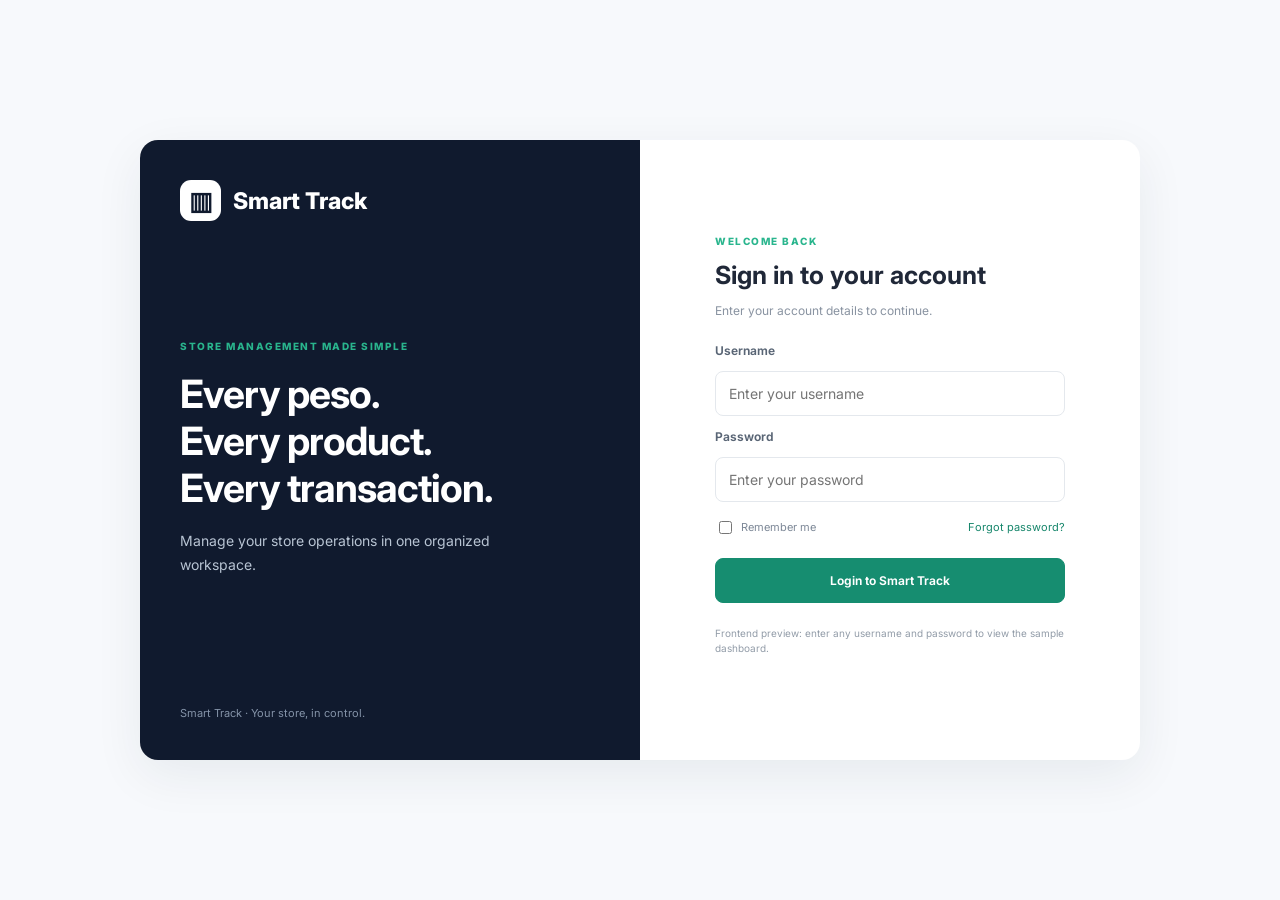
<file: index.html>
<!DOCTYPE html>
<html lang="en">
<head>
  <meta charset="UTF-8">
  <meta name="viewport" content="width=device-width, initial-scale=1.0">
  <title>Login | Smart Track</title>
  <link rel="stylesheet" href="assets/css/style.css">
</head>
<body class="login-body">
  <main class="login-shell">
    <section class="login-brand-panel">
      <div class="brand login-brand"><span class="brand-mark">▥</span><span>Smart Track</span></div>
      <div class="login-message">
        <span class="eyebrow">STORE MANAGEMENT MADE SIMPLE</span>
        <h1>Every peso.<br>Every product.<br>Every transaction.</h1>
        <p>Manage your store operations in one organized workspace.</p>
      </div>
      <div class="login-panel-footer">Smart Track · Your store, in control.</div>
    </section>
    <section class="login-form-panel">
      <form class="login-form" id="loginForm">
        <div class="mobile-login-brand brand"><span class="brand-mark">▥</span><span>Smart Track</span></div>
        <span class="eyebrow">WELCOME BACK</span>
        <h2>Sign in to your account</h2>
        <p class="muted">Enter your account details to continue.</p>
        <label for="username">Username</label>
        <input id="username" name="username" type="text" placeholder="Enter your username" required>
        <label for="password">Password</label>
        <input id="password" name="password" type="password" placeholder="Enter your password" required>
        <div class="login-options"><label class="check-label"><input type="checkbox"> Remember me</label><a href="#" onclick="alert('Password recovery will be added in the backend phase.');return false;">Forgot password?</a></div>
        <button class="btn btn-primary btn-large" type="submit">Login to Smart Track</button>
        <p class="demo-note">Frontend preview: enter any username and password to view the sample dashboard.</p>
      </form>
    </section>
  </main>
  <script src="assets/js/script.js"></script>
</body>
</html>
</file>
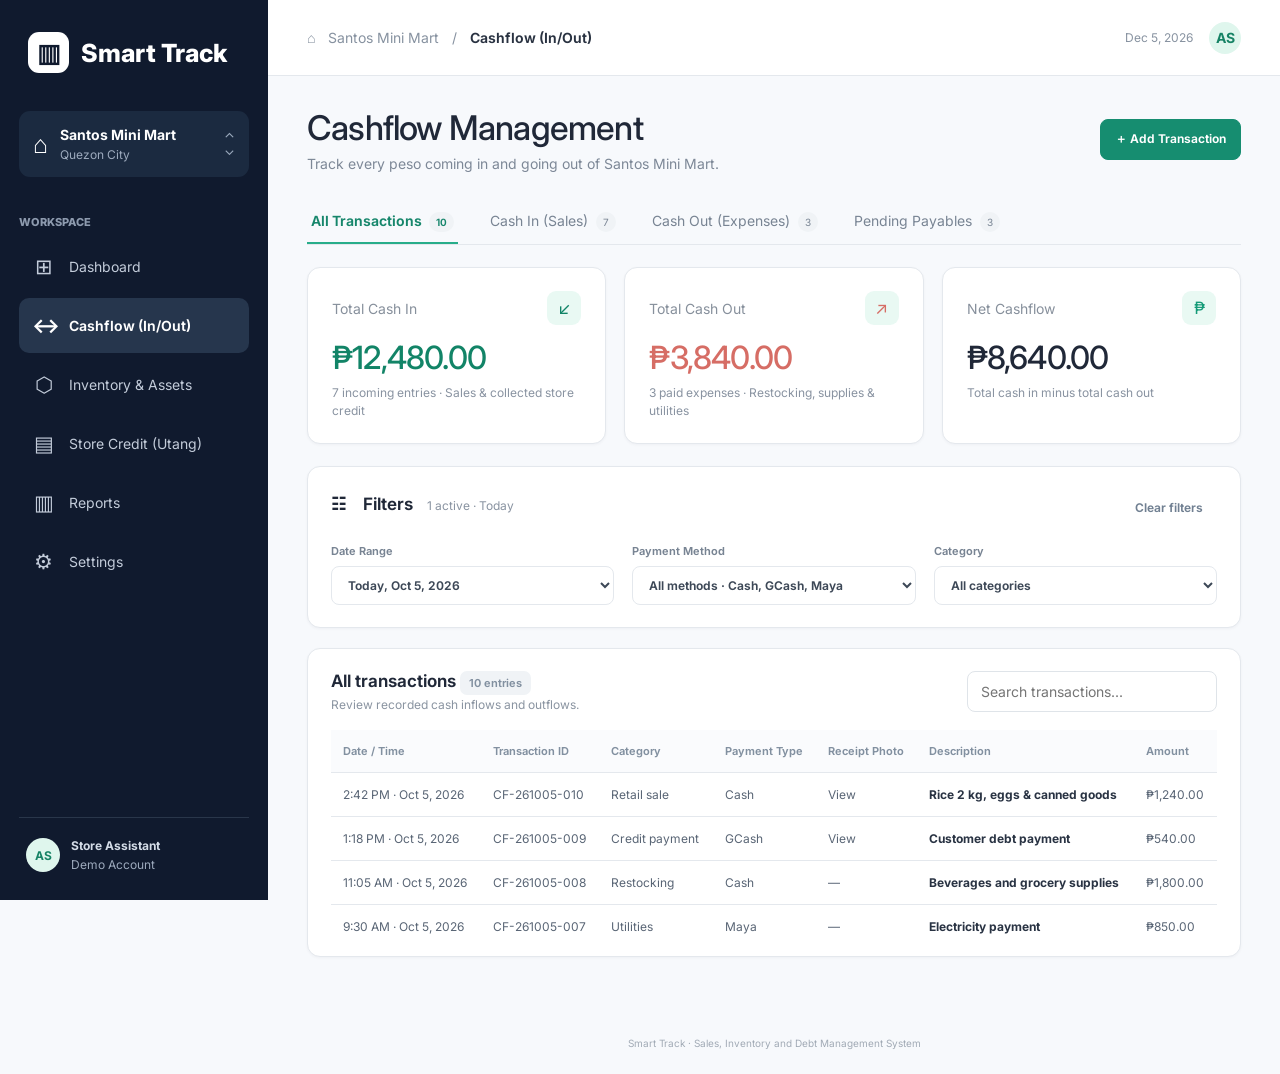
<file: cashflow.html>
<!DOCTYPE html>
<html lang="en">
<head>
  <meta charset="UTF-8">
  <meta name="viewport" content="width=device-width, initial-scale=1.0">
  <title>Cashflow (In/Out) | Smart Track</title>
  <link rel="stylesheet" href="assets/css/style.css">
</head>
<body data-page="cashflow">
<aside class="sidebar" id="sidebar">
  <a class="brand" href="dashboard.html"><span class="brand-mark">▥</span><span>Smart Track</span></a>
  <div class="store-select">
    <span class="store-icon">⌂</span>
    <span class="store-copy"><strong>Santos Mini Mart</strong><small>Quezon City</small></span>
    <span class="chevrons">⌃<br>⌄</span>
  </div>
  <p class="nav-label">WORKSPACE</p>
  <nav class="nav">
    <a href="dashboard.html" data-page="dashboard"><span class="nav-icon">⊞</span>Dashboard</a>
    <a href="cashflow.html" data-page="cashflow"><span class="nav-icon">↔</span>Cashflow (In/Out)</a>
    <a href="inventory.html" data-page="inventory"><span class="nav-icon">⬡</span>Inventory &amp; Assets</a>
    <a href="credit.html" data-page="credit"><span class="nav-icon">▤</span>Store Credit (Utang)</a>
    <a href="reports.html" data-page="reports"><span class="nav-icon">▥</span>Reports</a>
    <a href="settings.html" data-page="settings"><span class="nav-icon">⚙</span>Settings</a>
  </nav>
  <div class="sidebar-bottom"><span class="avatar">AS</span><span><strong>Store Assistant</strong><small>Demo Account</small></span></div>
</aside><main class="main-content">
<header class="topbar">
  <button class="mobile-menu" id="mobileMenu" aria-label="Open navigation">☰</button>
  <span class="crumb-home">⌂</span>
  <span>Santos Mini Mart</span>
  <span class="crumb-divider">/</span>
  <strong>Cashflow (In/Out)</strong>
  <div class="topbar-right"><span class="top-date" id="currentDate"></span><span class="top-avatar">AS</span></div>
</header><div class="page-container"><section class="page-heading"><div><h1>Cashflow Management</h1><p>Track every peso coming in and going out of Santos Mini Mart.</p></div><button class="btn btn-primary" data-modal="cashflowModal">＋ Add Transaction</button></section>
<div class="tab-row"><button class="tab active">All Transactions <span>10</span></button><button class="tab">Cash In (Sales) <span>7</span></button><button class="tab">Cash Out (Expenses) <span>3</span></button><button class="tab">Pending Payables <span>3</span></button></div>
<section class="stats-grid">
<article class="stat-card"><div class="stat-top"><span>Total Cash In</span><span class="stat-icon positive-text">↙</span></div><strong class="stat-value positive">₱12,480.00</strong><small>7 incoming entries · Sales &amp; collected store credit</small></article>
<article class="stat-card"><div class="stat-top"><span>Total Cash Out</span><span class="stat-icon negative-text">↗</span></div><strong class="stat-value negative">₱3,840.00</strong><small>3 paid expenses · Restocking, supplies &amp; utilities</small></article>
<article class="stat-card"><div class="stat-top"><span>Net Cashflow</span><span class="stat-icon">₱</span></div><strong class="stat-value">₱8,640.00</strong><small>Total cash in minus total cash out</small></article>
</section>
<section class="panel filter-panel"><div class="panel-heading"><h2>☷　Filters <small class="muted">1 active · Today</small></h2><button class="btn btn-text" id="clearFilters">Clear filters</button></div><div class="filter-grid"><label>Date Range<select><option>Today, Oct 5, 2026</option><option>This week</option><option>This month</option></select></label><label>Payment Method<select><option>All methods · Cash, GCash, Maya</option><option>Cash</option><option>GCash</option><option>Maya</option></select></label><label>Category<select><option>All categories</option><option>Retail sale</option><option>Restocking</option><option>Utilities</option></select></label></div></section>
<section class="panel table-panel"><div class="panel-heading"><div><h2>All transactions <span class="soft-count">10 entries</span></h2><p>Review recorded cash inflows and outflows.</p></div><input class="search-input" placeholder="Search transactions..."></div>
<div class="table-wrap"><table class="data-table"><thead><tr><th>Date / Time</th><th>Transaction ID</th><th>Category</th><th>Payment Type</th><th>Receipt Photo</th><th>Description</th><th>Amount</th></tr></thead><tbody><tr><td>2:42 PM · Oct 5, 2026</td><td>CF-261005-010</td><td>Retail sale</td><td>Cash</td><td>View</td><td><strong>Rice 2 kg, eggs &amp; canned goods</strong></td><td>₱1,240.00</td></tr><tr><td>1:18 PM · Oct 5, 2026</td><td>CF-261005-009</td><td>Credit payment</td><td>GCash</td><td>View</td><td><strong>Customer debt payment</strong></td><td>₱540.00</td></tr><tr><td>11:05 AM · Oct 5, 2026</td><td>CF-261005-008</td><td>Restocking</td><td>Cash</td><td>—</td><td><strong>Beverages and grocery supplies</strong></td><td>₱1,800.00</td></tr><tr><td>9:30 AM · Oct 5, 2026</td><td>CF-261005-007</td><td>Utilities</td><td>Maya</td><td>—</td><td><strong>Electricity payment</strong></td><td>₱850.00</td></tr></tbody></table></div></section>
<div class="modal-backdrop" id="cashflowModal"><div class="modal"><div class="modal-head"><div><h2>Add Cashflow Transaction</h2><p>Enter the details of the transaction.</p></div><button class="modal-close" data-close>×</button></div><form class="demo-form"><label>Transaction Type<select required><option>Cash In</option><option>Cash Out</option></select></label><label>Amount (₱)<input type="number" min="0.01" step="0.01" required placeholder="0.00"></label><label>Category<input required placeholder="e.g. Retail sale"></label><label>Payment Method<select><option>Cash</option><option>GCash</option><option>Maya</option></select></label><label>Description<textarea rows="3" placeholder="Transaction details"></textarea></label><button class="btn btn-primary btn-block">Save Transaction (Demo)</button></form></div></div>
</div>
<footer class="footer">Smart Track · Sales, Inventory and Debt Management System</footer>
<script src="assets/js/script.js"></script></main>
</body>
</html>
</file>
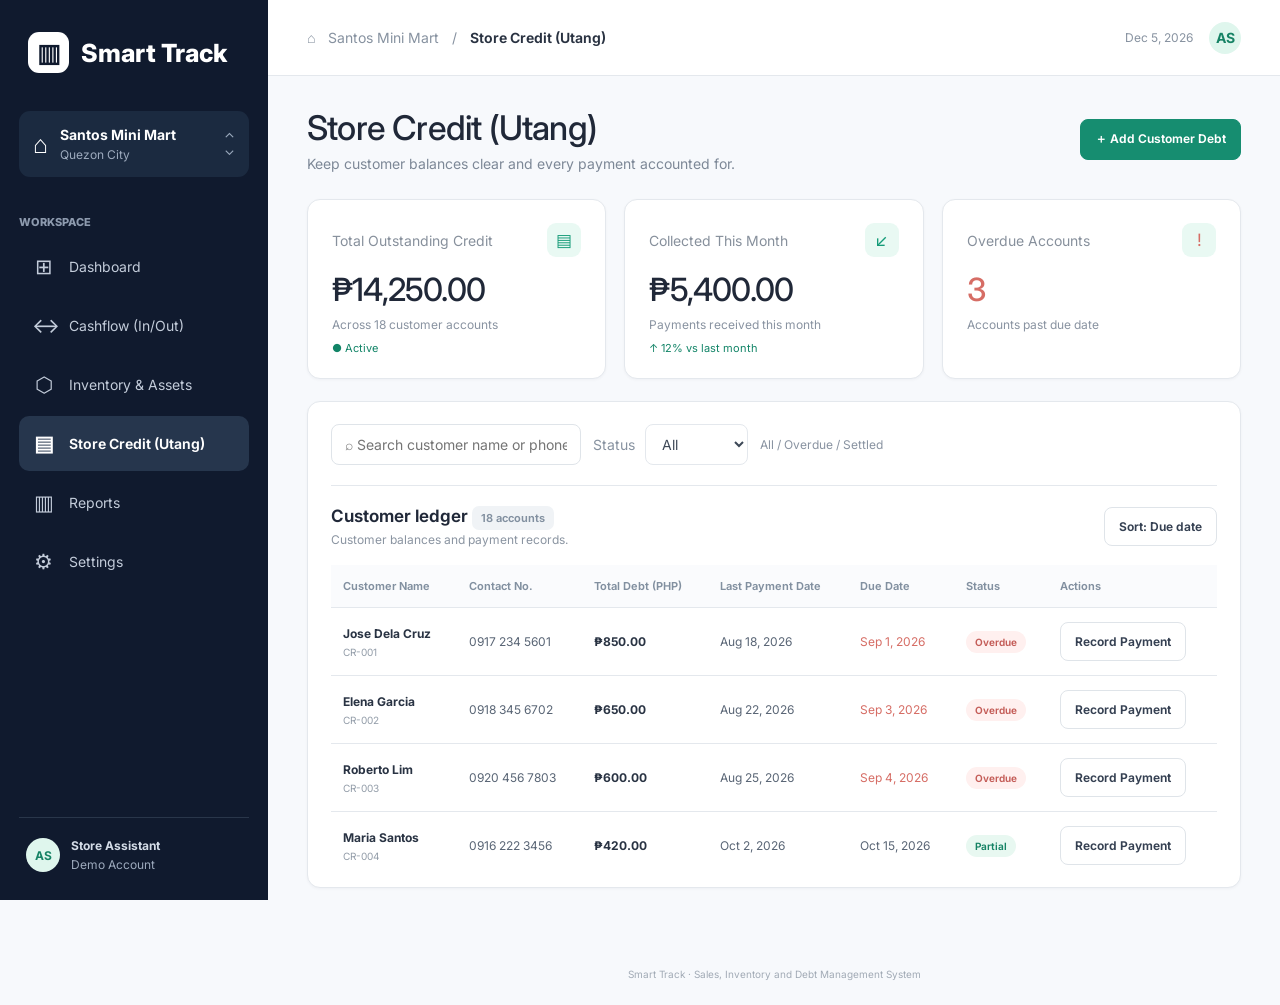
<file: credit.html>
<!DOCTYPE html>
<html lang="en">
<head>
  <meta charset="UTF-8">
  <meta name="viewport" content="width=device-width, initial-scale=1.0">
  <title>Store Credit (Utang) | Smart Track</title>
  <link rel="stylesheet" href="assets/css/style.css">
</head>
<body data-page="credit">
<aside class="sidebar" id="sidebar">
  <a class="brand" href="dashboard.html"><span class="brand-mark">▥</span><span>Smart Track</span></a>
  <div class="store-select">
    <span class="store-icon">⌂</span>
    <span class="store-copy"><strong>Santos Mini Mart</strong><small>Quezon City</small></span>
    <span class="chevrons">⌃<br>⌄</span>
  </div>
  <p class="nav-label">WORKSPACE</p>
  <nav class="nav">
    <a href="dashboard.html" data-page="dashboard"><span class="nav-icon">⊞</span>Dashboard</a>
    <a href="cashflow.html" data-page="cashflow"><span class="nav-icon">↔</span>Cashflow (In/Out)</a>
    <a href="inventory.html" data-page="inventory"><span class="nav-icon">⬡</span>Inventory &amp; Assets</a>
    <a href="credit.html" data-page="credit"><span class="nav-icon">▤</span>Store Credit (Utang)</a>
    <a href="reports.html" data-page="reports"><span class="nav-icon">▥</span>Reports</a>
    <a href="settings.html" data-page="settings"><span class="nav-icon">⚙</span>Settings</a>
  </nav>
  <div class="sidebar-bottom"><span class="avatar">AS</span><span><strong>Store Assistant</strong><small>Demo Account</small></span></div>
</aside><main class="main-content">
<header class="topbar">
  <button class="mobile-menu" id="mobileMenu" aria-label="Open navigation">☰</button>
  <span class="crumb-home">⌂</span>
  <span>Santos Mini Mart</span>
  <span class="crumb-divider">/</span>
  <strong>Store Credit (Utang)</strong>
  <div class="topbar-right"><span class="top-date" id="currentDate"></span><span class="top-avatar">AS</span></div>
</header><div class="page-container"><section class="page-heading"><div><h1>Store Credit (Utang)</h1><p>Keep customer balances clear and every payment accounted for.</p></div><button class="btn btn-primary" data-modal="customerModal">＋ Add Customer Debt</button></section>
<section class="stats-grid">
<article class="stat-card"><div class="stat-top"><span>Total Outstanding Credit</span><span class="stat-icon">▤</span></div><strong class="stat-value">₱14,250.00</strong><small>Across 18 customer accounts</small><span class="stat-foot positive-text">● Active</span></article>
<article class="stat-card"><div class="stat-top"><span>Collected This Month</span><span class="stat-icon">↙</span></div><strong class="stat-value">₱5,400.00</strong><small>Payments received this month</small><span class="stat-foot positive-text">↑ 12% vs last month</span></article>
<article class="stat-card"><div class="stat-top"><span>Overdue Accounts</span><span class="stat-icon negative-text">!</span></div><strong class="stat-value negative">3</strong><small>Accounts past due date</small></article>
</section>
<section class="panel table-panel"><div class="ledger-toolbar"><input class="search-input" placeholder="⌕ Search customer name or phone..."><label class="inline-filter">Status <select><option>All</option><option>Overdue</option><option>Partial</option><option>Paid</option></select></label><span class="muted">All / Overdue / Settled</span></div><div class="panel-heading"><div><h2>Customer ledger <span class="soft-count">18 accounts</span></h2><p>Customer balances and payment records.</p></div><button class="btn btn-outline">Sort: Due date</button></div>
<div class="table-wrap"><table class="data-table"><thead><tr><th>Customer Name</th><th>Contact No.</th><th>Total Debt (PHP)</th><th>Last Payment Date</th><th>Due Date</th><th>Status</th><th>Actions</th></tr></thead><tbody>
<tr><td><strong>Jose Dela Cruz</strong><small>CR-001</small></td><td>0917 234 5601</td><td><strong>₱850.00</strong></td><td>Aug 18, 2026</td><td class="negative-text">Sep 1, 2026</td><td><span class="pill pill-danger">Overdue</span></td><td><button class="btn btn-outline" data-payment="Jose Dela Cruz">Record Payment</button></td></tr>
<tr><td><strong>Elena Garcia</strong><small>CR-002</small></td><td>0918 345 6702</td><td><strong>₱650.00</strong></td><td>Aug 22, 2026</td><td class="negative-text">Sep 3, 2026</td><td><span class="pill pill-danger">Overdue</span></td><td><button class="btn btn-outline" data-payment="Elena Garcia">Record Payment</button></td></tr>
<tr><td><strong>Roberto Lim</strong><small>CR-003</small></td><td>0920 456 7803</td><td><strong>₱600.00</strong></td><td>Aug 25, 2026</td><td class="negative-text">Sep 4, 2026</td><td><span class="pill pill-danger">Overdue</span></td><td><button class="btn btn-outline" data-payment="Roberto Lim">Record Payment</button></td></tr>
<tr><td><strong>Maria Santos</strong><small>CR-004</small></td><td>0916 222 3456</td><td><strong>₱420.00</strong></td><td>Oct 2, 2026</td><td>Oct 15, 2026</td><td><span class="pill">Partial</span></td><td><button class="btn btn-outline" data-payment="Maria Santos">Record Payment</button></td></tr>
</tbody></table></div></section>
<div class="modal-backdrop" id="customerModal"><div class="modal"><div class="modal-head"><div><h2>Add Customer Debt</h2><p>Enter the customer and credit details.</p></div><button class="modal-close" data-close>×</button></div><form class="demo-form"><label>Customer Name<input required placeholder="Full name"></label><label>Contact Number<input type="tel" placeholder="09XX XXX XXXX"></label><label>Total Debt (₱)<input type="number" min="0.01" step=".01" required></label><label>Due Date<input type="date"></label><button class="btn btn-primary btn-block">Save Debt (Demo)</button></form></div></div>
<div class="modal-backdrop" id="paymentModal"><div class="modal"><div class="modal-head"><div><h2>Record Customer Payment</h2><p id="paymentCustomer">Enter the payment details.</p></div><button class="modal-close" data-close>×</button></div><form class="demo-form"><label>Amount Paid (₱)<input type="number" min="0.01" step=".01" required placeholder="0.00"></label><label>Payment Date<input type="date" value="2026-11-11"></label><label>Payment Method<select><option>Cash</option><option>GCash</option><option>Maya</option></select></label><button class="btn btn-primary btn-block">Record Payment (Demo)</button></form></div></div>
</div>
<footer class="footer">Smart Track · Sales, Inventory and Debt Management System</footer>
<script src="assets/js/script.js"></script></main>
</body>
</html>
</file>
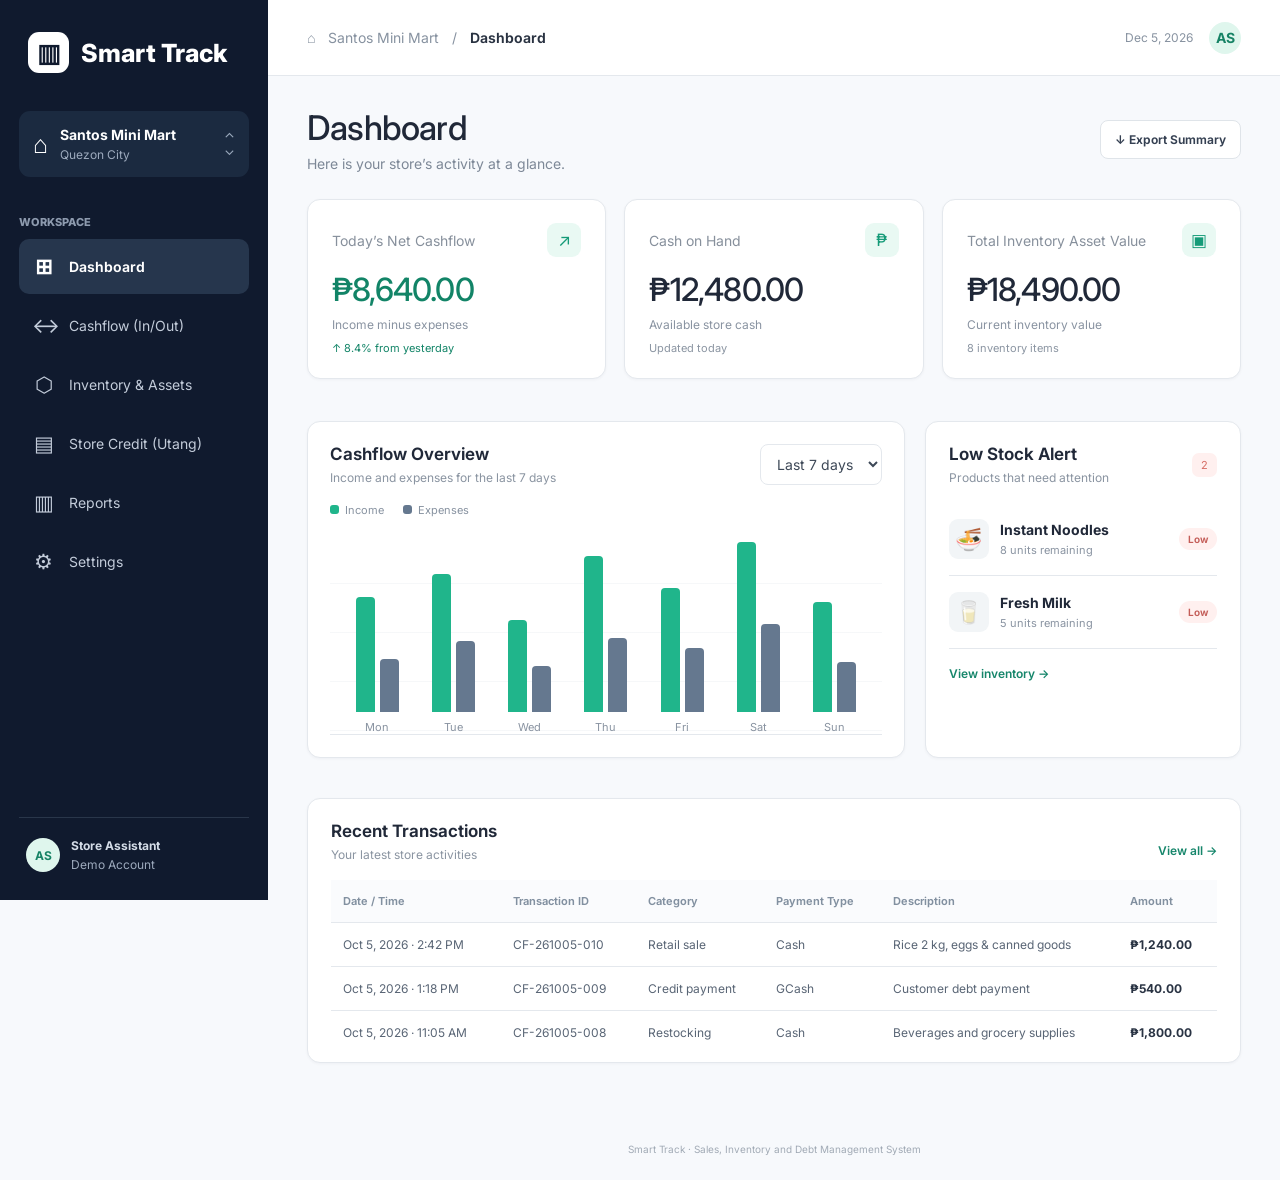
<file: dashboard.html>
<!DOCTYPE html>
<html lang="en">
<head>
  <meta charset="UTF-8">
  <meta name="viewport" content="width=device-width, initial-scale=1.0">
  <title>Dashboard | Smart Track</title>
  <link rel="stylesheet" href="assets/css/style.css">
</head>
<body data-page="dashboard">
<aside class="sidebar" id="sidebar">
  <a class="brand" href="dashboard.html"><span class="brand-mark">▥</span><span>Smart Track</span></a>
  <div class="store-select">
    <span class="store-icon">⌂</span>
    <span class="store-copy"><strong>Santos Mini Mart</strong><small>Quezon City</small></span>
    <span class="chevrons">⌃<br>⌄</span>
  </div>
  <p class="nav-label">WORKSPACE</p>
  <nav class="nav">
    <a href="dashboard.html" data-page="dashboard"><span class="nav-icon">⊞</span>Dashboard</a>
    <a href="cashflow.html" data-page="cashflow"><span class="nav-icon">↔</span>Cashflow (In/Out)</a>
    <a href="inventory.html" data-page="inventory"><span class="nav-icon">⬡</span>Inventory &amp; Assets</a>
    <a href="credit.html" data-page="credit"><span class="nav-icon">▤</span>Store Credit (Utang)</a>
    <a href="reports.html" data-page="reports"><span class="nav-icon">▥</span>Reports</a>
    <a href="settings.html" data-page="settings"><span class="nav-icon">⚙</span>Settings</a>
  </nav>
  <div class="sidebar-bottom"><span class="avatar">AS</span><span><strong>Store Assistant</strong><small>Demo Account</small></span></div>
</aside><main class="main-content">
<header class="topbar">
  <button class="mobile-menu" id="mobileMenu" aria-label="Open navigation">☰</button>
  <span class="crumb-home">⌂</span>
  <span>Santos Mini Mart</span>
  <span class="crumb-divider">/</span>
  <strong>Dashboard</strong>
  <div class="topbar-right"><span class="top-date" id="currentDate"></span><span class="top-avatar">AS</span></div>
</header><div class="page-container"><section class="page-heading"><div><h1>Dashboard</h1><p>Here is your store’s activity at a glance.</p></div><button class="btn btn-outline" onclick="window.print()">↓ Export Summary</button></section>
<section class="stats-grid">
  <article class="stat-card"><div class="stat-top"><span>Today’s Net Cashflow</span><span class="stat-icon">↗</span></div><strong class="stat-value positive">₱8,640.00</strong><small>Income minus expenses</small><span class="stat-foot positive-text">↑ 8.4% from yesterday</span></article>
  <article class="stat-card"><div class="stat-top"><span>Cash on Hand</span><span class="stat-icon">₱</span></div><strong class="stat-value">₱12,480.00</strong><small>Available store cash</small><span class="stat-foot">Updated today</span></article>
  <article class="stat-card"><div class="stat-top"><span>Total Inventory Asset Value</span><span class="stat-icon">▣</span></div><strong class="stat-value">₱18,490.00</strong><small>Current inventory value</small><span class="stat-foot">8 inventory items</span></article>
</section>
<section class="dashboard-grid">
  <article class="panel chart-panel"><div class="panel-heading"><div><h2>Cashflow Overview</h2><p>Income and expenses for the last 7 days</p></div><select class="small-select"><option>Last 7 days</option><option>This month</option></select></div>
    <div class="chart-legend"><span><i class="legend-dot income"></i>Income</span><span><i class="legend-dot expense"></i>Expenses</span></div>
    <div class="bar-chart">
            <div class="bar-column"><div class="bars"><span class="bar-income" style="height:65%"></span><span class="bar-expense" style="height:30%"></span></div><small>Mon</small></div>
            <div class="bar-column"><div class="bars"><span class="bar-income" style="height:78%"></span><span class="bar-expense" style="height:40%"></span></div><small>Tue</small></div>
            <div class="bar-column"><div class="bars"><span class="bar-income" style="height:52%"></span><span class="bar-expense" style="height:26%"></span></div><small>Wed</small></div>
            <div class="bar-column"><div class="bars"><span class="bar-income" style="height:88%"></span><span class="bar-expense" style="height:42%"></span></div><small>Thu</small></div>
            <div class="bar-column"><div class="bars"><span class="bar-income" style="height:70%"></span><span class="bar-expense" style="height:36%"></span></div><small>Fri</small></div>
            <div class="bar-column"><div class="bars"><span class="bar-income" style="height:96%"></span><span class="bar-expense" style="height:50%"></span></div><small>Sat</small></div>
            <div class="bar-column"><div class="bars"><span class="bar-income" style="height:62%"></span><span class="bar-expense" style="height:28%"></span></div><small>Sun</small></div>
          </div>
  </article>
  <article class="panel low-stock-panel"><div class="panel-heading"><div><h2>Low Stock Alert</h2><p>Products that need attention</p></div><span class="alert-count">2</span></div>
    <div class="alert-item"><span class="product-emoji">🍜</span><div><strong>Instant Noodles</strong><small>8 units remaining</small></div><span class="pill pill-danger">Low</span></div>
    <div class="alert-item"><span class="product-emoji">🥛</span><div><strong>Fresh Milk</strong><small>5 units remaining</small></div><span class="pill pill-danger">Low</span></div>
    <a class="text-link" href="inventory.html">View inventory →</a>
  </article>
</section>
<section class="panel table-panel"><div class="panel-heading"><div><h2>Recent Transactions</h2><p>Your latest store activities</p></div><a class="text-link" href="cashflow.html">View all →</a></div>
<div class="table-wrap"><table class="data-table"><thead><tr><th>Date / Time</th><th>Transaction ID</th><th>Category</th><th>Payment Type</th><th>Description</th><th>Amount</th></tr></thead><tbody><tr><td>Oct 5, 2026 · 2:42 PM</td><td>CF-261005-010</td><td>Retail sale</td><td>Cash</td><td>Rice 2 kg, eggs &amp; canned goods</td><td><strong>₱1,240.00</strong></td></tr><tr><td>Oct 5, 2026 · 1:18 PM</td><td>CF-261005-009</td><td>Credit payment</td><td>GCash</td><td>Customer debt payment</td><td><strong>₱540.00</strong></td></tr><tr><td>Oct 5, 2026 · 11:05 AM</td><td>CF-261005-008</td><td>Restocking</td><td>Cash</td><td>Beverages and grocery supplies</td><td><strong>₱1,800.00</strong></td></tr></tbody></table></div></section>
</div>
<footer class="footer">Smart Track · Sales, Inventory and Debt Management System</footer>
<script src="assets/js/script.js"></script></main>
</body>
</html>
</file>
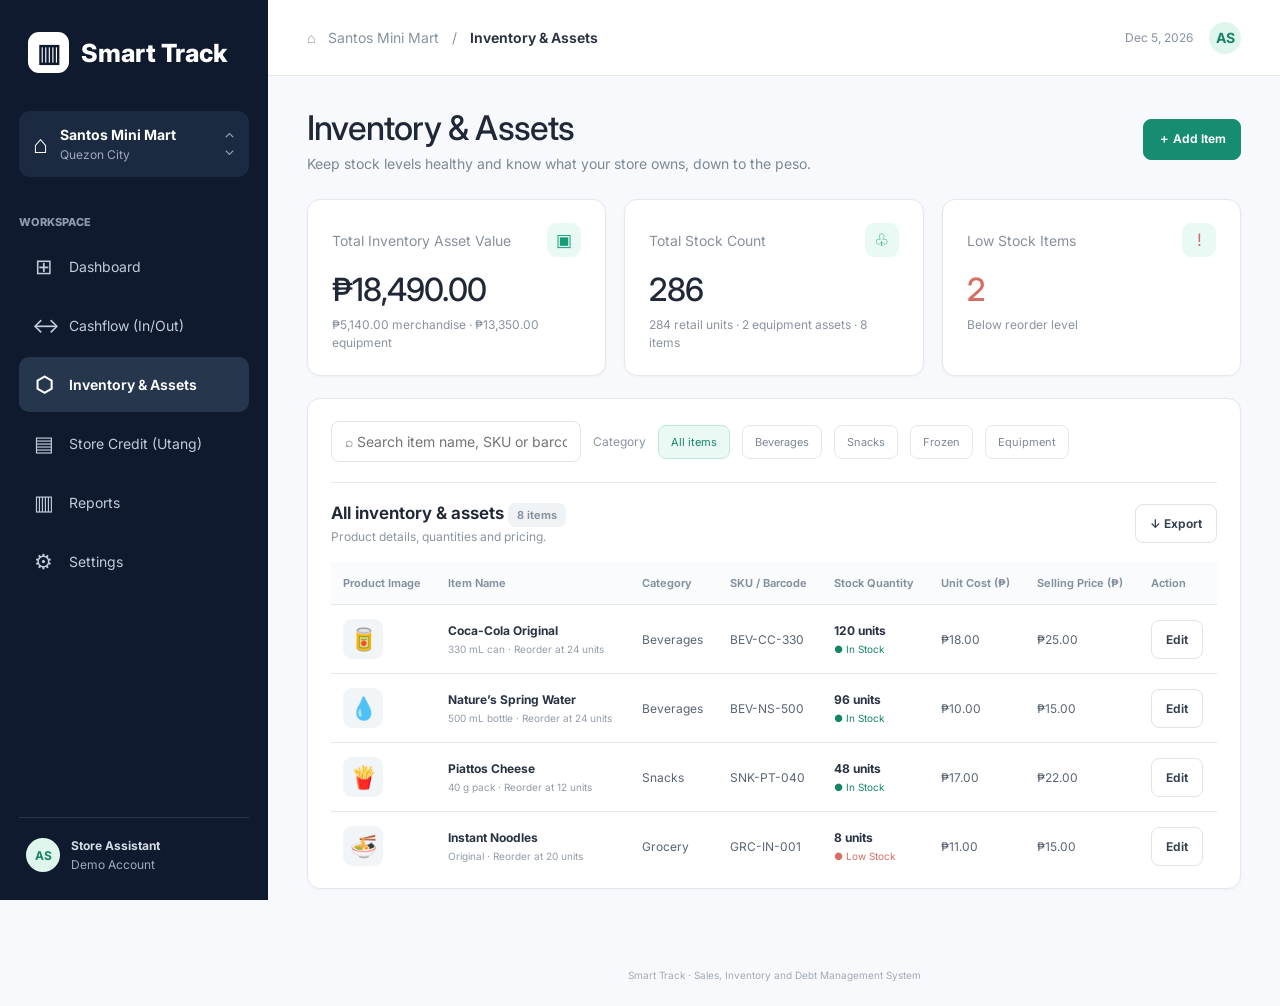
<file: inventory.html>
<!DOCTYPE html>
<html lang="en">
<head>
  <meta charset="UTF-8">
  <meta name="viewport" content="width=device-width, initial-scale=1.0">
  <title>Inventory &amp; Assets | Smart Track</title>
  <link rel="stylesheet" href="assets/css/style.css">
</head>
<body data-page="inventory">
<aside class="sidebar" id="sidebar">
  <a class="brand" href="dashboard.html"><span class="brand-mark">▥</span><span>Smart Track</span></a>
  <div class="store-select">
    <span class="store-icon">⌂</span>
    <span class="store-copy"><strong>Santos Mini Mart</strong><small>Quezon City</small></span>
    <span class="chevrons">⌃<br>⌄</span>
  </div>
  <p class="nav-label">WORKSPACE</p>
  <nav class="nav">
    <a href="dashboard.html" data-page="dashboard"><span class="nav-icon">⊞</span>Dashboard</a>
    <a href="cashflow.html" data-page="cashflow"><span class="nav-icon">↔</span>Cashflow (In/Out)</a>
    <a href="inventory.html" data-page="inventory"><span class="nav-icon">⬡</span>Inventory &amp; Assets</a>
    <a href="credit.html" data-page="credit"><span class="nav-icon">▤</span>Store Credit (Utang)</a>
    <a href="reports.html" data-page="reports"><span class="nav-icon">▥</span>Reports</a>
    <a href="settings.html" data-page="settings"><span class="nav-icon">⚙</span>Settings</a>
  </nav>
  <div class="sidebar-bottom"><span class="avatar">AS</span><span><strong>Store Assistant</strong><small>Demo Account</small></span></div>
</aside><main class="main-content">
<header class="topbar">
  <button class="mobile-menu" id="mobileMenu" aria-label="Open navigation">☰</button>
  <span class="crumb-home">⌂</span>
  <span>Santos Mini Mart</span>
  <span class="crumb-divider">/</span>
  <strong>Inventory &amp; Assets</strong>
  <div class="topbar-right"><span class="top-date" id="currentDate"></span><span class="top-avatar">AS</span></div>
</header><div class="page-container"><section class="page-heading"><div><h1>Inventory &amp; Assets</h1><p>Keep stock levels healthy and know what your store owns, down to the peso.</p></div><button class="btn btn-primary" data-modal="productModal">＋ Add Item</button></section>
<section class="stats-grid">
<article class="stat-card"><div class="stat-top"><span>Total Inventory Asset Value</span><span class="stat-icon">▣</span></div><strong class="stat-value">₱18,490.00</strong><small>₱5,140.00 merchandise · ₱13,350.00 equipment</small></article>
<article class="stat-card"><div class="stat-top"><span>Total Stock Count</span><span class="stat-icon">♧</span></div><strong class="stat-value">286</strong><small>284 retail units · 2 equipment assets · 8 items</small></article>
<article class="stat-card"><div class="stat-top"><span>Low Stock Items</span><span class="stat-icon negative-text">!</span></div><strong class="stat-value negative">2</strong><small>Below reorder level</small></article>
</section>
<section class="panel table-panel"><div class="inventory-toolbar"><input class="search-input" placeholder="⌕ Search item name, SKU or barcode..."><span class="muted">Category</span><button class="filter-chip active">All items</button><button class="filter-chip">Beverages</button><button class="filter-chip">Snacks</button><button class="filter-chip">Frozen</button><button class="filter-chip">Equipment</button></div>
<div class="panel-heading"><div><h2>All inventory &amp; assets <span class="soft-count">8 items</span></h2><p>Product details, quantities and pricing.</p></div><button class="btn btn-outline">↓ Export</button></div>
<div class="table-wrap"><table class="data-table"><thead><tr><th>Product Image</th><th>Item Name</th><th>Category</th><th>SKU / Barcode</th><th>Stock Quantity</th><th>Unit Cost (₱)</th><th>Selling Price (₱)</th><th>Action</th></tr></thead><tbody>
<tr><td><span class="product-emoji">🥫</span></td><td><strong>Coca-Cola Original</strong><small>330 mL can · Reorder at 24 units</small></td><td>Beverages</td><td>BEV-CC-330</td><td><strong>120 units</strong><small class="positive-text">● In Stock</small></td><td>₱18.00</td><td>₱25.00</td><td><button class="btn btn-outline">Edit</button></td></tr>
<tr><td><span class="product-emoji">💧</span></td><td><strong>Nature’s Spring Water</strong><small>500 mL bottle · Reorder at 24 units</small></td><td>Beverages</td><td>BEV-NS-500</td><td><strong>96 units</strong><small class="positive-text">● In Stock</small></td><td>₱10.00</td><td>₱15.00</td><td><button class="btn btn-outline">Edit</button></td></tr>
<tr><td><span class="product-emoji">🍟</span></td><td><strong>Piattos Cheese</strong><small>40 g pack · Reorder at 12 units</small></td><td>Snacks</td><td>SNK-PT-040</td><td><strong>48 units</strong><small class="positive-text">● In Stock</small></td><td>₱17.00</td><td>₱22.00</td><td><button class="btn btn-outline">Edit</button></td></tr>
<tr><td><span class="product-emoji">🍜</span></td><td><strong>Instant Noodles</strong><small>Original · Reorder at 20 units</small></td><td>Grocery</td><td>GRC-IN-001</td><td><strong>8 units</strong><small class="negative-text">● Low Stock</small></td><td>₱11.00</td><td>₱15.00</td><td><button class="btn btn-outline">Edit</button></td></tr>
</tbody></table></div></section>
<div class="modal-backdrop" id="productModal"><div class="modal"><div class="modal-head"><div><h2>Add Inventory Item</h2><p>Enter product information.</p></div><button class="modal-close" data-close>×</button></div><form class="demo-form"><label>Product Name<input required placeholder="Product name"></label><label>Category<select><option>Grocery</option><option>Beverages</option><option>Snacks</option><option>Frozen</option><option>Equipment</option></select></label><div class="form-two"><label>Unit Cost (₱)<input type="number" min="0" step=".01" required></label><label>Selling Price (₱)<input type="number" min="0" step=".01" required></label></div><div class="form-two"><label>Stock Quantity<input type="number" min="0" required></label><label>Reorder Level<input type="number" min="0" value="5"></label></div><button class="btn btn-primary btn-block">Save Item (Demo)</button></form></div></div>
</div>
<footer class="footer">Smart Track · Sales, Inventory and Debt Management System</footer>
<script src="assets/js/script.js"></script></main>
</body>
</html>
</file>
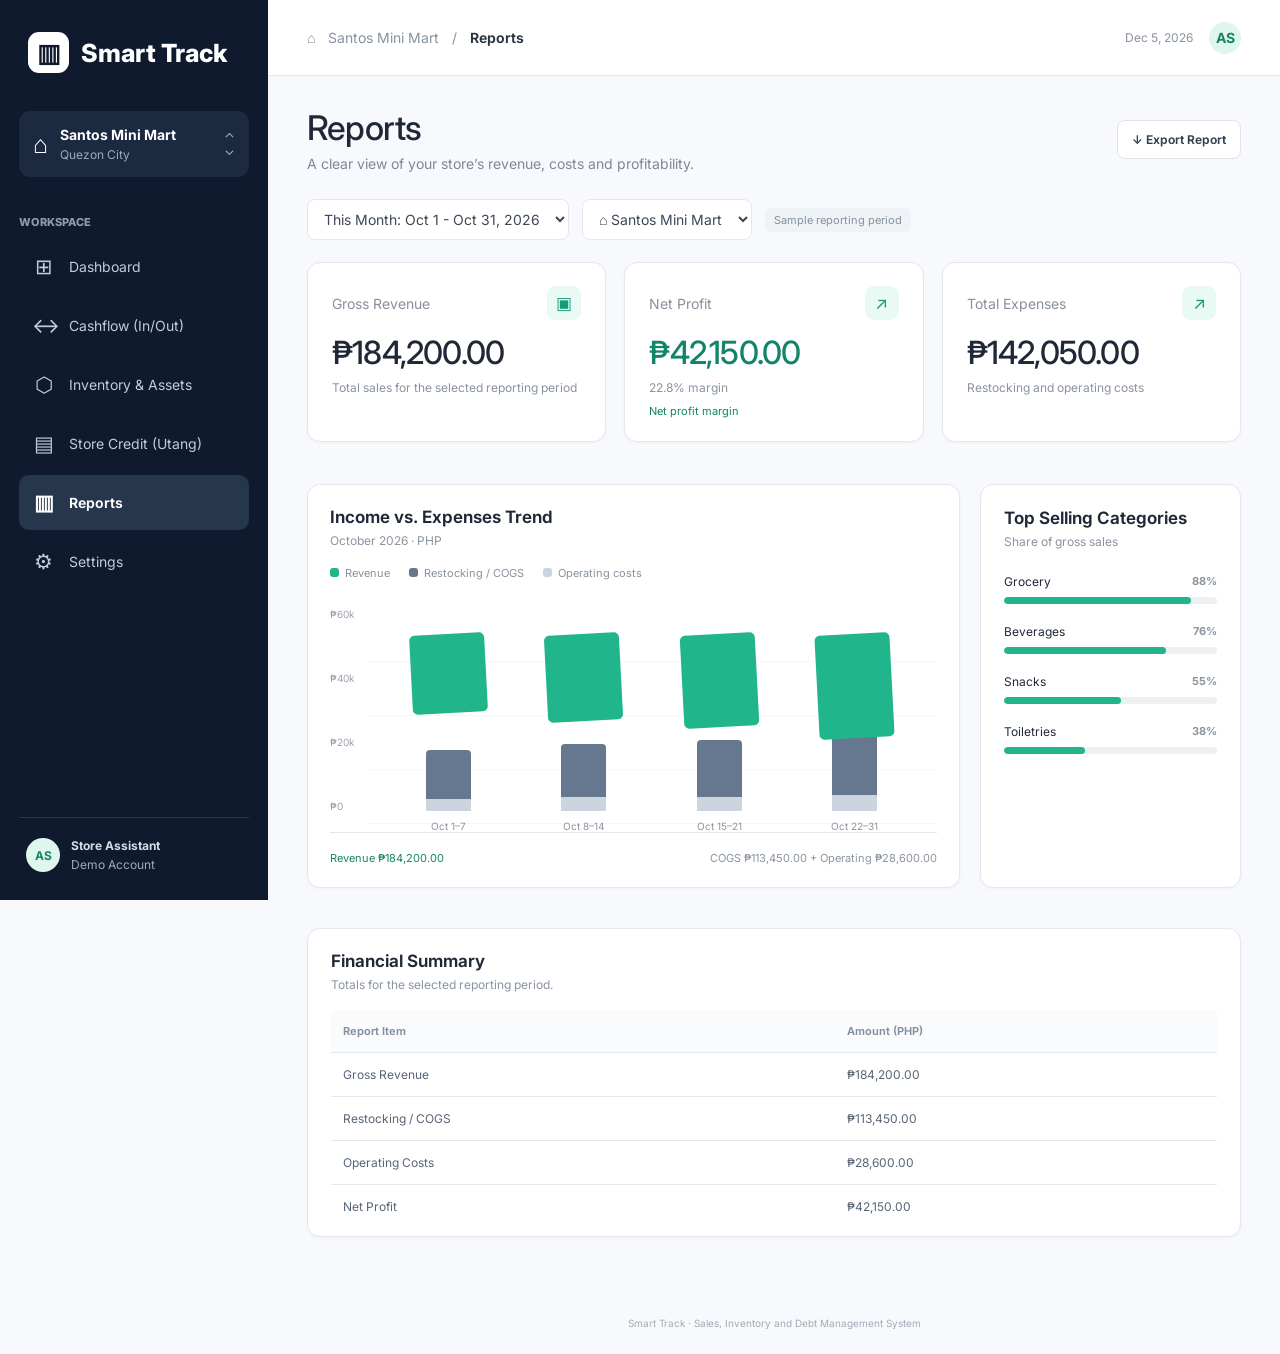
<file: reports.html>
<!DOCTYPE html>
<html lang="en">
<head>
  <meta charset="UTF-8">
  <meta name="viewport" content="width=device-width, initial-scale=1.0">
  <title>Reports | Smart Track</title>
  <link rel="stylesheet" href="assets/css/style.css">
</head>
<body data-page="reports">
<aside class="sidebar" id="sidebar">
  <a class="brand" href="dashboard.html"><span class="brand-mark">▥</span><span>Smart Track</span></a>
  <div class="store-select">
    <span class="store-icon">⌂</span>
    <span class="store-copy"><strong>Santos Mini Mart</strong><small>Quezon City</small></span>
    <span class="chevrons">⌃<br>⌄</span>
  </div>
  <p class="nav-label">WORKSPACE</p>
  <nav class="nav">
    <a href="dashboard.html" data-page="dashboard"><span class="nav-icon">⊞</span>Dashboard</a>
    <a href="cashflow.html" data-page="cashflow"><span class="nav-icon">↔</span>Cashflow (In/Out)</a>
    <a href="inventory.html" data-page="inventory"><span class="nav-icon">⬡</span>Inventory &amp; Assets</a>
    <a href="credit.html" data-page="credit"><span class="nav-icon">▤</span>Store Credit (Utang)</a>
    <a href="reports.html" data-page="reports"><span class="nav-icon">▥</span>Reports</a>
    <a href="settings.html" data-page="settings"><span class="nav-icon">⚙</span>Settings</a>
  </nav>
  <div class="sidebar-bottom"><span class="avatar">AS</span><span><strong>Store Assistant</strong><small>Demo Account</small></span></div>
</aside><main class="main-content">
<header class="topbar">
  <button class="mobile-menu" id="mobileMenu" aria-label="Open navigation">☰</button>
  <span class="crumb-home">⌂</span>
  <span>Santos Mini Mart</span>
  <span class="crumb-divider">/</span>
  <strong>Reports</strong>
  <div class="topbar-right"><span class="top-date" id="currentDate"></span><span class="top-avatar">AS</span></div>
</header><div class="page-container"><section class="page-heading"><div><h1>Reports</h1><p>A clear view of your store’s revenue, costs and profitability.</p></div><button class="btn btn-outline" onclick="window.print()">↓ Export Report</button></section>
<div class="report-filters"><select><option>This Month: Oct 1 - Oct 31, 2026</option><option>This Week</option><option>Today</option></select><select><option>⌂ Santos Mini Mart</option></select><span class="soft-count">Sample reporting period</span></div>
<section class="stats-grid">
<article class="stat-card"><div class="stat-top"><span>Gross Revenue</span><span class="stat-icon">▣</span></div><strong class="stat-value">₱184,200.00</strong><small>Total sales for the selected reporting period</small></article>
<article class="stat-card"><div class="stat-top"><span>Net Profit</span><span class="stat-icon">↗</span></div><strong class="stat-value positive">₱42,150.00</strong><small>22.8% margin</small><span class="stat-foot positive-text">Net profit margin</span></article>
<article class="stat-card"><div class="stat-top"><span>Total Expenses</span><span class="stat-icon">↗</span></div><strong class="stat-value">₱142,050.00</strong><small>Restocking and operating costs</small></article>
</section>
<section class="report-grid"><article class="panel chart-panel"><div class="panel-heading"><div><h2>Income vs. Expenses Trend</h2><p>October 2026 · PHP</p></div></div><div class="chart-legend"><span><i class="legend-dot income"></i>Revenue</span><span><i class="legend-dot expense"></i>Restocking / COGS</span><span><i class="legend-dot operating"></i>Operating costs</span></div>
<div class="report-chart"><div class="y-labels"><span>₱60k</span><span>₱40k</span><span>₱20k</span><span>₱0</span></div><div class="report-bars"><div class="report-bar-group"><div class="report-bar-stack"><i class="revenue-line" style="height:40%"></i><i class="cogs-bar" style="height:25%"></i><i class="operating-bar" style="height:6%"></i></div><small>Oct 1–7</small></div><div class="report-bar-group"><div class="report-bar-stack"><i class="revenue-line" style="height:44%"></i><i class="cogs-bar" style="height:27%"></i><i class="operating-bar" style="height:7%"></i></div><small>Oct 8–14</small></div><div class="report-bar-group"><div class="report-bar-stack"><i class="revenue-line" style="height:47%"></i><i class="cogs-bar" style="height:29%"></i><i class="operating-bar" style="height:7%"></i></div><small>Oct 15–21</small></div><div class="report-bar-group"><div class="report-bar-stack"><i class="revenue-line" style="height:53%"></i><i class="cogs-bar" style="height:33%"></i><i class="operating-bar" style="height:8%"></i></div><small>Oct 22–31</small></div></div></div><div class="chart-summary"><span>Revenue ₱184,200.00</span><span>COGS ₱113,450.00 + Operating ₱28,600.00</span></div></article>
<article class="panel category-panel"><h2>Top Selling Categories</h2><p>Share of gross sales</p><div class="category-meter"><div><span>Grocery</span><strong>88%</strong></div><div class="meter-track"><i style="width:88%"></i></div></div><div class="category-meter"><div><span>Beverages</span><strong>76%</strong></div><div class="meter-track"><i style="width:76%"></i></div></div><div class="category-meter"><div><span>Snacks</span><strong>55%</strong></div><div class="meter-track"><i style="width:55%"></i></div></div><div class="category-meter"><div><span>Toiletries</span><strong>38%</strong></div><div class="meter-track"><i style="width:38%"></i></div></div></article></section>
<section class="panel table-panel"><div class="panel-heading"><div><h2>Financial Summary</h2><p>Totals for the selected reporting period.</p></div></div><div class="table-wrap"><table class="data-table"><thead><tr><th>Report Item</th><th>Amount (PHP)</th></tr></thead><tbody><tr><td>Gross Revenue</td><td>₱184,200.00</td></tr><tr><td>Restocking / COGS</td><td>₱113,450.00</td></tr><tr><td>Operating Costs</td><td>₱28,600.00</td></tr><tr><td>Net Profit</td><td>₱42,150.00</td></tr></tbody></table></div></section>
</div>
<footer class="footer">Smart Track · Sales, Inventory and Debt Management System</footer>
<script src="assets/js/script.js"></script></main>
</body>
</html>
</file>
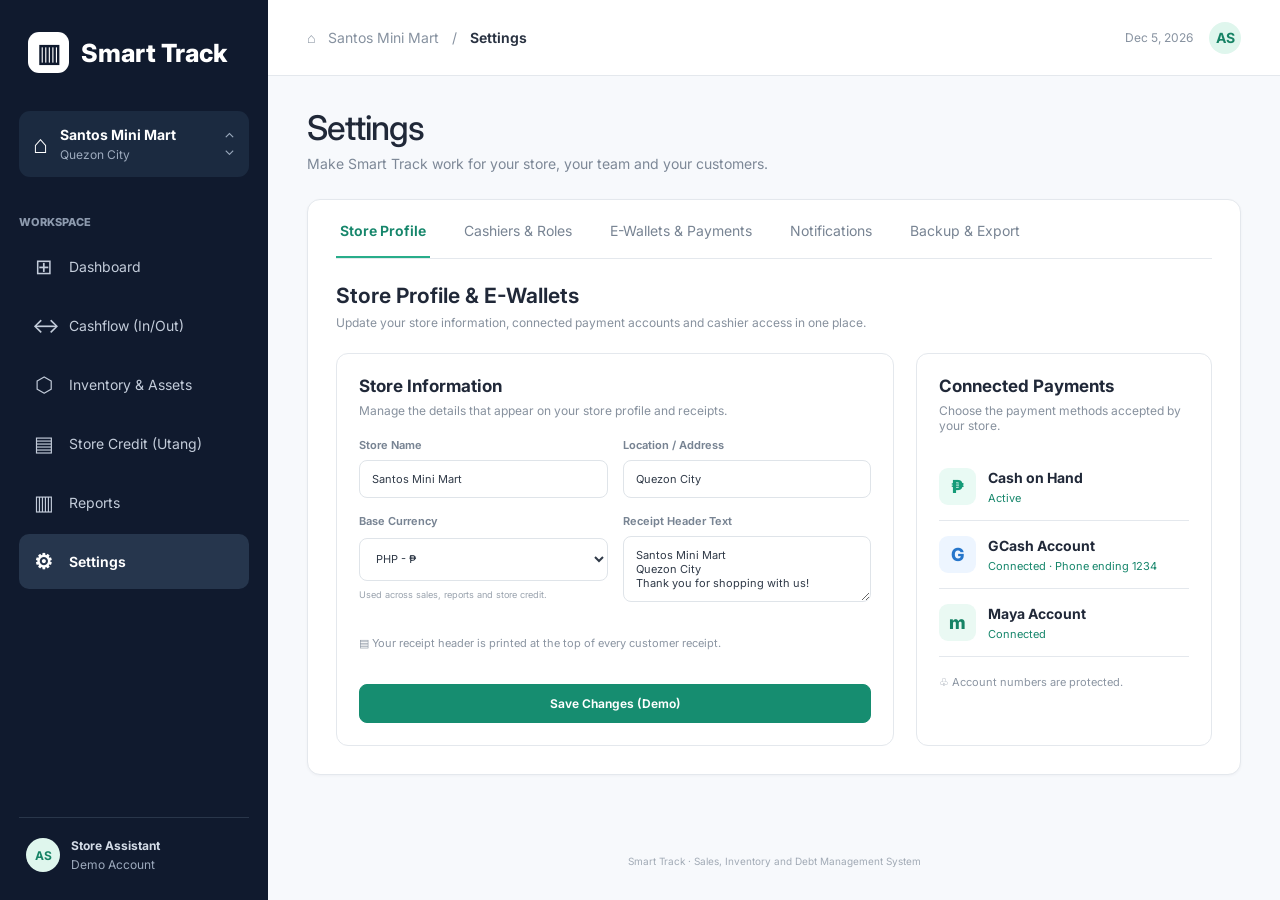
<file: settings.html>
<!DOCTYPE html>
<html lang="en">
<head>
  <meta charset="UTF-8">
  <meta name="viewport" content="width=device-width, initial-scale=1.0">
  <title>Settings | Smart Track</title>
  <link rel="stylesheet" href="assets/css/style.css">
</head>
<body data-page="settings">
<aside class="sidebar" id="sidebar">
  <a class="brand" href="dashboard.html"><span class="brand-mark">▥</span><span>Smart Track</span></a>
  <div class="store-select">
    <span class="store-icon">⌂</span>
    <span class="store-copy"><strong>Santos Mini Mart</strong><small>Quezon City</small></span>
    <span class="chevrons">⌃<br>⌄</span>
  </div>
  <p class="nav-label">WORKSPACE</p>
  <nav class="nav">
    <a href="dashboard.html" data-page="dashboard"><span class="nav-icon">⊞</span>Dashboard</a>
    <a href="cashflow.html" data-page="cashflow"><span class="nav-icon">↔</span>Cashflow (In/Out)</a>
    <a href="inventory.html" data-page="inventory"><span class="nav-icon">⬡</span>Inventory &amp; Assets</a>
    <a href="credit.html" data-page="credit"><span class="nav-icon">▤</span>Store Credit (Utang)</a>
    <a href="reports.html" data-page="reports"><span class="nav-icon">▥</span>Reports</a>
    <a href="settings.html" data-page="settings"><span class="nav-icon">⚙</span>Settings</a>
  </nav>
  <div class="sidebar-bottom"><span class="avatar">AS</span><span><strong>Store Assistant</strong><small>Demo Account</small></span></div>
</aside><main class="main-content">
<header class="topbar">
  <button class="mobile-menu" id="mobileMenu" aria-label="Open navigation">☰</button>
  <span class="crumb-home">⌂</span>
  <span>Santos Mini Mart</span>
  <span class="crumb-divider">/</span>
  <strong>Settings</strong>
  <div class="topbar-right"><span class="top-date" id="currentDate"></span><span class="top-avatar">AS</span></div>
</header><div class="page-container"><section class="page-heading"><div><h1>Settings</h1><p>Make Smart Track work for your store, your team and your customers.</p></div></section>
<section class="panel settings-panel">
<div class="settings-tabs"><button class="settings-tab active" data-settings="store">Store Profile</button><button class="settings-tab" data-settings="cashiers">Cashiers &amp; Roles</button><button class="settings-tab" data-settings="payments">E-Wallets &amp; Payments</button><button class="settings-tab" data-settings="notifications">Notifications</button><button class="settings-tab" data-settings="backup">Backup &amp; Export</button></div>
<div class="settings-content" id="settings-store"><div class="settings-intro"><h2>Store Profile &amp; E-Wallets</h2><p>Update your store information, connected payment accounts and cashier access in one place.</p></div><div class="settings-columns"><article class="inner-panel"><h3>Store Information</h3><p>Manage the details that appear on your store profile and receipts.</p><form class="demo-form settings-form"><div class="form-two"><label>Store Name<input value="Santos Mini Mart"></label><label>Location / Address<input value="Quezon City"></label></div><div class="form-two"><label>Base Currency<select><option>PHP - ₱</option></select><small>Used across sales, reports and store credit.</small></label><label>Receipt Header Text<textarea rows="3">Santos Mini Mart&#10;Quezon City&#10;Thank you for shopping with us!</textarea></label></div><p class="helper-text">▤ Your receipt header is printed at the top of every customer receipt.</p><button class="btn btn-primary">Save Changes (Demo)</button></form></article><article class="inner-panel"><h3>Connected Payments</h3><p>Choose the payment methods accepted by your store.</p><div class="payment-item"><span class="payment-logo">₱</span><div><strong>Cash on Hand</strong><small>Active</small></div></div><div class="payment-item"><span class="payment-logo gcash">G</span><div><strong>GCash Account</strong><small>Connected · Phone ending 1234</small></div></div><div class="payment-item"><span class="payment-logo maya">m</span><div><strong>Maya Account</strong><small>Connected</small></div></div><p class="helper-text">♧ Account numbers are protected.</p></article></div></div>
<div class="settings-content hidden" id="settings-cashiers"><div class="settings-intro"><h2>Cashiers &amp; Roles</h2><p>Manage the people who can access your store workspace.</p></div><article class="inner-panel"><div class="panel-heading"><h3>Team Members</h3><button class="btn btn-primary" onclick="alert('Add cashier will be connected in the backend phase.')">＋ Add Cashier</button></div><p>Store Assistant · Administrator access</p><p>Additional cashier accounts can be configured when authentication is connected.</p></article></div>
<div class="settings-content hidden" id="settings-payments"><div class="settings-intro"><h2>E-Wallets &amp; Payments</h2><p>View the payment methods accepted by your store.</p></div><article class="inner-panel"><div class="payment-item"><span class="payment-logo">₱</span><div><strong>Cash</strong><small>Active</small></div></div><div class="payment-item"><span class="payment-logo gcash">G</span><div><strong>GCash</strong><small>Connected (sample)</small></div></div><div class="payment-item"><span class="payment-logo maya">m</span><div><strong>Maya</strong><small>Connected (sample)</small></div></div></article></div>
<div class="settings-content hidden" id="settings-notifications"><div class="settings-intro"><h2>Notifications</h2><p>Choose which store alerts you want to see.</p></div><article class="inner-panel"><label class="switch-row">Low stock alerts <input type="checkbox" checked></label><label class="switch-row">Customer debt reminders <input type="checkbox" checked></label><label class="switch-row">Daily cashflow summary <input type="checkbox"></label></article></div>
<div class="settings-content hidden" id="settings-backup"><div class="settings-intro"><h2>Backup &amp; Export</h2><p>Prepare a copy of your store records.</p></div><article class="inner-panel"><h3>Data backup</h3><p>Backup and export features will be connected when the data storage and backend are implemented.</p><button class="btn btn-primary" onclick="alert('Backup feature will be implemented in the backend phase.')">Create Backup (Preview)</button></article></div>
</section>
</div>
<footer class="footer">Smart Track · Sales, Inventory and Debt Management System</footer>
<script src="assets/js/script.js"></script></main>
</body>
</html>
</file>
<file: assets/css/style.css>
@import url('https://fonts.googleapis.com/css2?family=Inter:wght@400;500;600;700;800&display=swap');
:root{--navy:#101a2e;--navy-light:#1c2a40;--text:#202838;--muted:#7d8897;--line:#e4e8ed;--bg:#f7f9fc;--green:#159b78;--green-light:#e9f9f3;--red:#d66d65;--red-light:#fff0ef;--shadow:0 1px 3px rgba(22,34,50,.04)}
*{box-sizing:border-box}body{margin:0;background:var(--bg);color:var(--text);font-family:Inter,Arial,sans-serif;font-size:14px}a{color:inherit;text-decoration:none}button,input,select,textarea{font:inherit}.sidebar{position:fixed;inset:0 auto 0 0;width:268px;background:var(--navy);color:#d4dce7;padding:28px 19px;z-index:20;display:flex;flex-direction:column}.brand{display:flex;align-items:center;gap:12px;color:#fff;font-size:25px;font-weight:800;margin:4px 9px 38px}.brand-mark{width:41px;height:41px;border-radius:11px;background:#fff;color:var(--navy);display:grid;place-items:center;font-size:25px}.store-select{background:#1b2a40;border-radius:11px;padding:15px 14px;display:flex;align-items:center;gap:12px;margin-bottom:38px;color:#fff}.store-icon{font-size:25px}.store-copy{display:flex;flex-direction:column;gap:4px}.store-copy small,.sidebar-bottom small{color:#9daabd;font-size:12px}.chevrons{margin-left:auto;color:#9aa9bc;line-height:12px}.nav-label{font-size:11px;font-weight:800;color:#8d9aae;margin:0 0 10px}.nav{display:grid;gap:4px}.nav a{display:flex;align-items:center;gap:14px;padding:15px 13px;border-radius:10px;color:#c3ccda;font-size:14px}.nav a:hover,.nav a.active{background:#26364d;color:#fff}.nav a.active{font-weight:650}.nav-icon{width:23px;text-align:center;font-size:21px}.sidebar-bottom{margin-top:auto;border-top:1px solid #29364a;padding:20px 7px 0;display:flex;align-items:center;gap:11px;font-size:12px}.sidebar-bottom span:last-child{display:grid;gap:4px}.avatar,.top-avatar{width:34px;height:34px;border-radius:50%;display:grid;place-items:center;background:#dff6ed;color:#168365;font-weight:700}.main-content{margin-left:268px;min-height:100vh}.topbar{height:76px;background:#fff;border-bottom:1px solid var(--line);display:flex;align-items:center;padding:0 39px;color:#8792a0;gap:13px}.topbar strong{color:#293241;font-weight:650}.topbar-right{margin-left:auto;display:flex;align-items:center;gap:16px}.top-date{font-size:12px}.top-avatar{width:32px;height:32px}.mobile-menu{display:none;border:0;background:none;font-size:20px}.page-container{padding:31px 39px 35px;max-width:1700px;margin:auto}.page-heading{display:flex;justify-content:space-between;align-items:center;gap:20px;margin-bottom:27px}.page-heading h1{font-size:34px;font-weight:500;letter-spacing:-.8px;margin:0 0 7px}.page-heading p{margin:0;color:var(--muted);font-size:14px}.btn{border:1px solid #dfe4e9;border-radius:8px;padding:11px 14px;font-size:12px;font-weight:650;cursor:pointer;background:#fff;color:#354052;white-space:nowrap}.btn:hover{filter:brightness(.97)}.btn-primary{background:#168d70;border-color:#168d70;color:#fff}.btn-outline{background:#fff}.btn-text{border:0;color:#718092;background:transparent}.btn-large{width:100%;padding:14px}.btn-block{width:100%;margin-top:8px}.stats-grid{display:grid;grid-template-columns:repeat(3,minmax(0,1fr));gap:18px;margin:22px 0}.stat-card,.panel{background:#fff;border:1px solid var(--line);border-radius:13px;box-shadow:var(--shadow)}.stat-card{padding:23px 24px;min-height:145px}.stat-top{display:flex;align-items:center;justify-content:space-between;color:#87909c;font-size:14px}.stat-icon{width:34px;height:34px;display:grid;place-items:center;background:var(--green-light);color:var(--green);border-radius:9px;font-size:17px}.stat-value{display:block;font-size:32px;letter-spacing:-.8px;font-weight:500;margin:13px 0 7px}.stat-card small{display:block;color:#8993a1;font-size:12px;line-height:1.5}.positive,.positive-text{color:#128467!important}.negative,.negative-text{color:#d66d65!important}.stat-foot{display:block;font-size:11px;color:#8b95a2;margin-top:7px}.panel{padding:22px 23px;margin:20px 0}.panel-heading{display:flex;justify-content:space-between;align-items:center;gap:15px;margin-bottom:18px}.panel-heading h2,.panel h2{font-size:17px;margin:0 0 6px;font-weight:650}.panel-heading p,.panel>p{font-size:12px;color:#8a94a1;margin:0}.panel-heading h2 small{font-weight:400;margin-left:10px}.dashboard-grid{display:grid;grid-template-columns:minmax(0,1.7fr) minmax(270px,.9fr);gap:20px}.chart-panel{padding:22px}.small-select,.report-filters select,.filter-grid select,.inline-filter select{border:1px solid var(--line);border-radius:8px;background:#fff;padding:10px 12px;color:#3d4857}.chart-legend{display:flex;gap:19px;color:#8792a0;font-size:11px;margin:18px 0}.legend-dot{display:inline-block;width:9px;height:9px;border-radius:3px;margin-right:6px}.income{background:#20b58b}.expense{background:#65788f}.operating{background:#cbd4df}.bar-chart{height:200px;display:flex;align-items:end;justify-content:space-around;border-bottom:1px solid var(--line);padding:0 15px;gap:12px;background:repeating-linear-gradient(to bottom,transparent 0,transparent 48px,#edf0f3 49px)}.bar-column{height:100%;display:flex;flex-direction:column;justify-content:end;align-items:center;flex:1;gap:8px}.bars{height:90%;display:flex;align-items:end;gap:5px;width:100%;justify-content:center}.bar-income,.bar-expense{width:19px;border-radius:4px 4px 0 0;display:block}.bar-income{background:#20b58b}.bar-expense{background:#65788f}.bar-column small{color:#8993a1;font-size:11px}.alert-count,.soft-count{background:#f0f3f6;color:#8290a0;border-radius:7px;padding:5px 9px;font-size:11px}.alert-count{background:var(--red-light);color:var(--red)}.alert-item{display:flex;align-items:center;gap:11px;padding:16px 0;border-bottom:1px solid var(--line)}.alert-item>div{display:grid;gap:5px;flex:1}.alert-item small{color:#8993a1;font-size:11px}.product-emoji{width:40px;height:40px;border-radius:9px;background:#f2f5f7;display:grid;place-items:center;font-size:22px}.pill{display:inline-block;padding:5px 9px;border-radius:20px;background:#e8f8f1;color:#168365;font-size:10px;font-weight:650}.pill-danger{background:#fff0ef;color:#c45d58}.text-link{color:#16866b;font-size:12px;font-weight:600;display:inline-block;margin-top:17px}.table-panel{padding-bottom:8px}.table-wrap{overflow-x:auto}.data-table{width:100%;border-collapse:collapse;min-width:760px}.data-table th{background:#fafbfd;color:#8290a0;font-size:11px;font-weight:650;text-align:left;padding:14px 12px;white-space:nowrap;border-bottom:1px solid var(--line)}.data-table td{padding:14px 12px;border-bottom:1px solid var(--line);font-size:12px;color:#596575;white-space:nowrap}.data-table td strong{color:#293343}.data-table td small{display:block;color:#929ca8;font-size:10px;margin-top:5px}.data-table tr:last-child td{border-bottom:0}.tab-row{display:flex;gap:28px;border-bottom:1px solid var(--line);overflow-x:auto;margin:8px 0 20px}.tab{border:0;border-bottom:2px solid transparent;background:none;color:#788493;padding:13px 4px;white-space:nowrap;cursor:pointer}.tab.active{color:#16866b;border-color:#28ad8a;font-weight:650}.tab span{background:#f0f3f6;border-radius:20px;padding:4px 7px;font-size:10px;margin-left:4px}.filter-panel .panel-heading{margin-bottom:18px}.filter-grid{display:grid;grid-template-columns:repeat(3,1fr);gap:18px}.filter-grid label,.demo-form label{display:grid;gap:8px;color:#788493;font-size:11px;font-weight:650}.filter-grid select{width:100%;font-size:12px}.search-input{border:1px solid #dfe4e9;border-radius:8px;padding:11px 13px;min-width:250px;outline:none}.search-input:focus,input:focus,select:focus,textarea:focus{border-color:#28a986;outline:none;box-shadow:0 0 0 3px #e6f7f1}.inventory-toolbar,.ledger-toolbar{display:flex;align-items:center;gap:12px;flex-wrap:wrap;padding-bottom:20px;border-bottom:1px solid var(--line);margin-bottom:20px}.filter-chip{border:1px solid var(--line);background:#fff;border-radius:8px;padding:9px 12px;color:#7d8897;font-size:11px;cursor:pointer}.filter-chip.active{background:#eaf9f3;color:#16866b;border-color:#b9ebd8}.muted{color:#8993a1;font-size:12px}.inline-filter{display:flex;align-items:center;gap:10px;color:#8792a0}.report-filters{display:flex;align-items:center;gap:13px;flex-wrap:wrap;margin-bottom:20px}.report-grid{display:grid;grid-template-columns:minmax(0,2fr) minmax(240px,.8fr);gap:20px}.report-chart{height:235px;display:flex;border-bottom:1px solid var(--line);padding:10px 0 0}.y-labels{display:flex;flex-direction:column;justify-content:space-between;color:#9aa3ae;font-size:10px;padding:0 12px 20px 0}.report-bars{flex:1;display:flex;justify-content:space-around;align-items:end;background:repeating-linear-gradient(to bottom,transparent 0,transparent 53px,#edf0f3 54px);padding:0 15px}.report-bar-group{height:100%;width:15%;display:flex;align-items:center;flex-direction:column;justify-content:end;gap:9px}.report-bar-stack{height:88%;width:45px;display:flex;align-items:end;flex-direction:column;justify-content:end;position:relative}.revenue-line{position:absolute;left:-15px;right:-15px;top:10%;height:3px;background:#20b58b;border-radius:5px;transform:rotate(-3deg)}.cogs-bar{width:100%;height:55%;background:#65788f;border-radius:4px 4px 0 0}.operating-bar{width:100%;height:13%;background:#cbd4df}.report-bar-group small{font-size:10px;color:#8993a1;white-space:nowrap}.chart-summary{display:flex;justify-content:space-between;gap:10px;color:#16866b;font-size:11px;margin-top:18px}.chart-summary span+span{color:#8993a1}.category-panel{padding:23px}.category-panel>p{margin-bottom:25px}.category-meter{margin:20px 0}.category-meter>div:first-child{display:flex;justify-content:space-between;font-size:12px;margin-bottom:8px}.category-meter strong{color:#8b95a2;font-size:11px}.meter-track{height:7px;background:#edf1f3;border-radius:10px;overflow:hidden}.meter-track i{display:block;height:100%;background:#20b58b;border-radius:10px}.settings-panel{padding:0 28px 28px}.settings-tabs{display:flex;gap:30px;border-bottom:1px solid var(--line);overflow-x:auto}.settings-tab{border:0;border-bottom:2px solid transparent;background:none;padding:22px 4px 17px;color:#788493;white-space:nowrap;cursor:pointer}.settings-tab.active{color:#16866b;border-color:#28ad8a;font-weight:650}.settings-content{padding-top:24px}.hidden{display:none!important}.settings-intro{margin-bottom:23px}.settings-intro h2{font-size:21px;margin:0 0 7px}.settings-intro p,.inner-panel>p{font-size:12px;color:#87919e;margin:0 0 20px}.settings-columns{display:grid;grid-template-columns:minmax(380px,1.7fr) minmax(240px,.9fr);gap:22px}.inner-panel{border:1px solid var(--line);border-radius:12px;padding:22px}.inner-panel h3{font-size:17px;margin:0 0 7px}.inner-panel>p{margin-bottom:20px}.demo-form{display:grid;gap:16px}.demo-form input,.demo-form select,.demo-form textarea{width:100%;border:1px solid #dfe4e9;border-radius:8px;padding:11px 12px;color:#303a48;background:#fff;font-weight:400}.form-two{display:grid;grid-template-columns:1fr 1fr;gap:15px}.form-two label small{font-weight:400;color:#9aa3ae}.helper-text{font-size:11px!important;color:#8b95a2!important;margin:18px 0!important}.payment-item{display:flex;align-items:center;gap:12px;padding:15px 0;border-bottom:1px solid var(--line)}.payment-logo{width:37px;height:37px;border-radius:9px;background:#e9faf4;color:#159b78;display:grid;place-items:center;font-weight:800;font-size:18px}.payment-logo.gcash{background:#edf5ff;color:#2676cb}.payment-logo.maya{background:#eaf9f3;color:#168365}.payment-item div{display:grid;gap:5px}.payment-item small{color:#16866b;font-size:11px}.switch-row{display:flex;justify-content:space-between;padding:17px 0;border-bottom:1px solid var(--line);color:#4c5868}.switch-row input{accent-color:#168d70}.footer{text-align:center;color:#a1aab5;font-size:10px;padding:25px 0}.modal-backdrop{display:none;position:fixed;inset:0;background:rgba(10,20,35,.48);z-index:50;align-items:center;justify-content:center;padding:18px}.modal-backdrop.show{display:flex}.modal{background:#fff;border-radius:14px;padding:24px;width:min(480px,100%);max-height:90vh;overflow:auto;box-shadow:0 20px 60px #0a142533}.modal-head{display:flex;justify-content:space-between;align-items:start;margin-bottom:22px}.modal-head h2{font-size:20px;margin:0 0 6px}.modal-head p{font-size:12px;color:#8792a0;margin:0}.modal-close{border:0;background:#f1f3f5;border-radius:7px;width:30px;height:30px;font-size:20px;cursor:pointer}.login-body{background:#f7f9fc;min-height:100vh;display:grid;place-items:center;padding:30px}.login-shell{width:min(1000px,100%);min-height:620px;background:#fff;border-radius:18px;overflow:hidden;display:grid;grid-template-columns:1fr 1fr;box-shadow:0 15px 50px #14243a12}.login-brand-panel{background:var(--navy);padding:40px;color:#fff;display:flex;flex-direction:column}.login-brand{margin:0;font-size:23px}.login-message{margin:auto 0}.eyebrow{font-size:10px;font-weight:800;letter-spacing:1.5px;color:#29b58d}.login-message h1{font-size:39px;line-height:1.2;letter-spacing:-1px;margin:18px 0}.login-message p{color:#b8c4d3;line-height:1.7;max-width:320px}.login-panel-footer{color:#8493a8;font-size:11px}.login-form-panel{display:grid;place-items:center;padding:45px}.login-form{width:100%;max-width:350px;display:grid;gap:13px}.login-form h2{font-size:25px;margin:0}.login-form .muted{margin:0 0 12px}.login-form>label{font-size:12px;font-weight:650;color:#596575}.login-form>input{border:1px solid var(--line);border-radius:8px;padding:13px}.login-options{display:flex;justify-content:space-between;align-items:center;font-size:11px;margin:3px 0 8px}.login-options a{color:#16866b}.check-label{display:flex;align-items:center;gap:6px;color:#7d8897}.demo-note{font-size:10px;color:#929ca8;line-height:1.5}.mobile-login-brand{display:none}
@media(max-width:1100px){.sidebar{width:225px}.main-content{margin-left:225px}.page-container{padding:25px}.stats-grid{grid-template-columns:repeat(2,minmax(0,1fr))}.settings-columns{grid-template-columns:1fr}.dashboard-grid,.report-grid{grid-template-columns:1fr}}
@media(max-width:720px){.sidebar{transform:translateX(-100%);transition:transform .2s}.sidebar.open{transform:translateX(0)}.main-content{margin-left:0}.mobile-menu{display:block}.topbar{height:60px;padding:0 16px}.top-date{display:none}.page-container{padding:22px 15px}.page-heading{align-items:flex-start;flex-direction:column}.page-heading h1{font-size:28px}.stats-grid{grid-template-columns:1fr}.filter-grid,.form-two{grid-template-columns:1fr}.settings-panel{padding:0 15px 20px}.settings-tabs{gap:20px}.chart-summary{flex-direction:column}.login-shell{grid-template-columns:1fr;min-height:auto}.login-brand-panel{display:none}.login-form-panel{padding:35px 24px}.mobile-login-brand{display:flex;margin:0 0 20px;color:var(--navy)}.login-body{padding:15px}.inventory-toolbar .search-input,.ledger-toolbar .search-input{width:100%;max-width:none}}
@media print{.sidebar,.topbar,.btn,.footer{display:none!important}.main-content{margin:0}.page-container{padding:0}.panel,.stat-card{box-shadow:none}}
</file>
